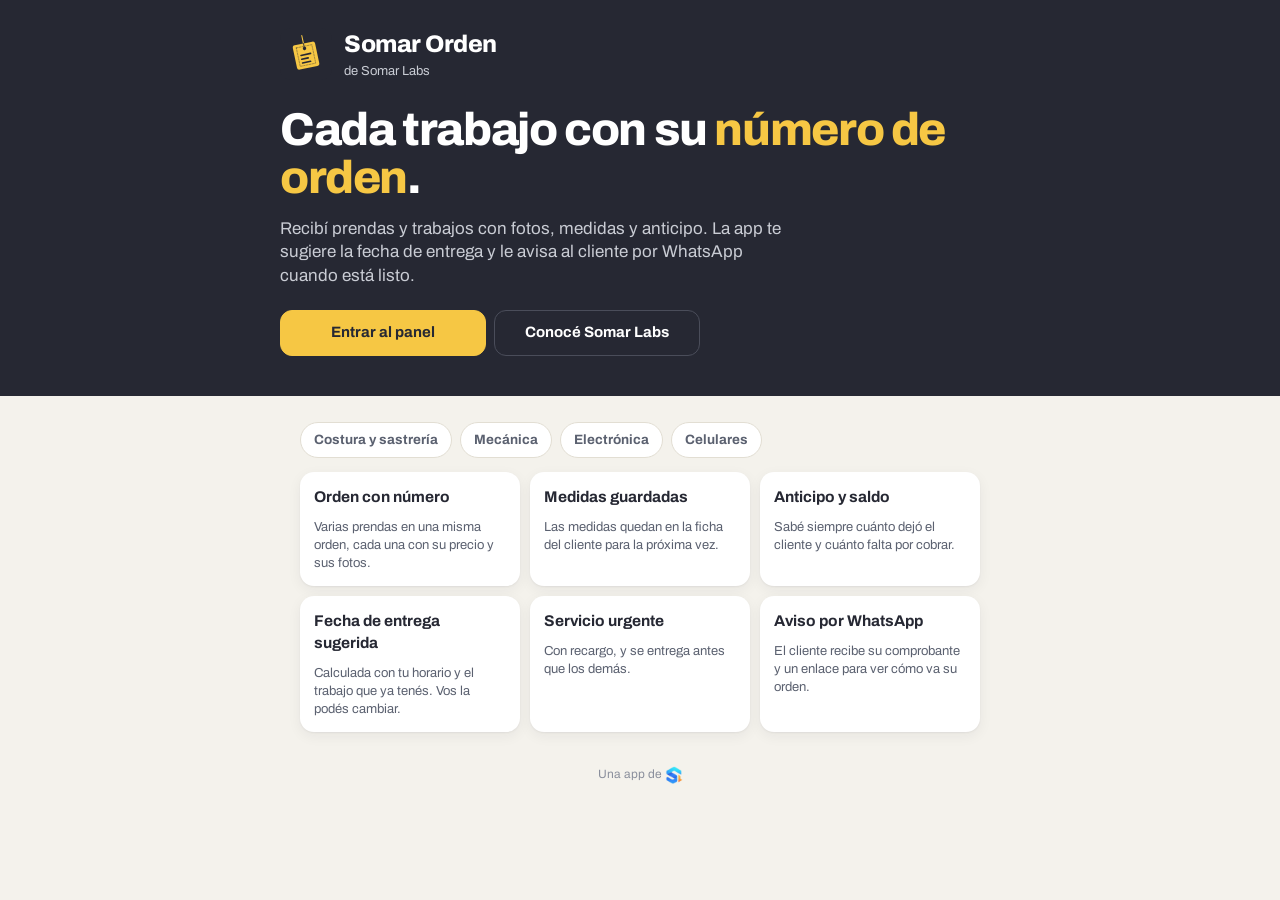
<file: index.html>
<!doctype html>
<html lang="es">
<head>
<meta charset="utf-8">
<meta name="viewport" content="width=device-width, initial-scale=1, viewport-fit=cover">
<meta name="theme-color" content="#262833">
<title>Somar Orden · Órdenes de trabajo para tu taller</title>
<meta name="description" content="Recibí prendas y trabajos con número de orden, fotos, medidas y anticipo. Fecha de entrega sugerida y aviso al cliente por WhatsApp.">
<meta property="og:title" content="Somar Orden">
<meta property="og:description" content="Órdenes de trabajo para talleres de costura, mecánica, electrónica y celulares.">
<meta property="og:image" content="https://orden.somarlabs.online/assets/img/icon-512.png">
<link rel="icon" href="/favicon.ico" sizes="32x32">
<link rel="icon" href="/assets/img/icon.svg" type="image/svg+xml">
<link rel="apple-touch-icon" href="/assets/img/apple-touch-icon.png">
<link rel="manifest" href="/manifest.webmanifest">
<link rel="preconnect" href="https://fonts.googleapis.com"><link rel="preconnect" href="https://fonts.gstatic.com" crossorigin>
<link href="https://fonts.googleapis.com/css2?family=Archivo:wght@400;500;600;700;800&display=swap" rel="stylesheet">
<link rel="stylesheet" href="/assets/css/app.css?v=2">
<style>
  .hero { background: var(--tinta); color: #fff; padding: calc(28px + env(safe-area-inset-top)) 20px 40px; }
  .hero .in, .cont { max-width: 720px; margin: 0 auto; }
  .hero h1 { font-size: clamp(30px, 7vw, 46px); line-height: 1.05; font-weight: 800; letter-spacing: -.03em; margin: 26px 0 14px; }
  .hero h1 em { font-style: normal; color: var(--amarillo); }
  .hero p { color: #C9CCD4; font-size: 17px; max-width: 520px; }
  .cont { padding: 26px 20px 50px; display: flex; flex-direction: column; gap: 14px; }
  .feat { display: grid; grid-template-columns: repeat(auto-fill, minmax(210px, 1fr)); gap: 10px; }
  .feat .card b { font-size: 15.5px; }
  .giros { display: flex; flex-wrap: wrap; gap: 8px; }
</style>
</head>
<body>
<header class="hero"><div class="in">
  <div class="marca"><img src="/assets/img/icon.svg" alt="" width="48" height="48"><div><div class="t" style="color:#fff">Somar Orden</div><div class="s" style="color:#C9CCD4">de Somar Labs</div></div></div>
  <h1>Cada trabajo con su <em>número de orden</em>.</h1>
  <p>Recibí prendas y trabajos con fotos, medidas y anticipo. La app te sugiere la fecha de entrega y le avisa al cliente por WhatsApp cuando está listo.</p>
  <div class="btns" style="margin-top:22px;max-width:420px"><a class="btn ama" href="/panel">Entrar al panel</a><a class="btn" href="https://somarlabs.online" style="background:transparent;color:#fff;border-color:#4A4D5A">Conocé Somar Labs</a></div>
</div></header>
<main class="cont">
  <div class="giros"><span class="chip">Costura y sastrería</span><span class="chip">Mecánica</span><span class="chip">Electrónica</span><span class="chip">Celulares</span></div>
  <div class="feat">
    <div class="card"><b>Orden con número</b><span class="muted sm">Varias prendas en una misma orden, cada una con su precio y sus fotos.</span></div>
    <div class="card"><b>Medidas guardadas</b><span class="muted sm">Las medidas quedan en la ficha del cliente para la próxima vez.</span></div>
    <div class="card"><b>Anticipo y saldo</b><span class="muted sm">Sabé siempre cuánto dejó el cliente y cuánto falta por cobrar.</span></div>
    <div class="card"><b>Fecha de entrega sugerida</b><span class="muted sm">Calculada con tu horario y el trabajo que ya tenés. Vos la podés cambiar.</span></div>
    <div class="card"><b>Servicio urgente</b><span class="muted sm">Con recargo, y se entrega antes que los demás.</span></div>
    <div class="card"><b>Aviso por WhatsApp</b><span class="muted sm">El cliente recibe su comprobante y un enlace para ver cómo va su orden.</span></div>
  </div>
  <div class="pie" style="margin-top:20px">Una app de <img src="/assets/img/somar-labs.png" alt="Somar Labs"></div>
</main>
</body>
</html>
</file>
<file: assets/css/app.css>
/* Somar Orden · estilos compartidos */
:root {
  --tinta: #262833;
  --grafito: #5B6170;
  --amarillo: #F6C744;
  --amarillo-2: #FBE7A6;
  --fondo: #F4F2EC;
  --sup: #FFFFFF;
  --linea: #E2DED3;
  --suave: #8A8F9C;
  --ok: #1E8E5A;
  --ok-2: #DDF2E6;
  --mal: #C8384F;
  --mal-2: #F9E1E5;
  --aviso: #B7791F;
  --aviso-2: #FBF0D9;
  --azul: #2F5DC9;
  --azul-2: #E3EAFA;
  --r: 14px;
  --sombra: 0 1px 2px rgba(38,40,51,.06), 0 4px 14px rgba(38,40,51,.06);
  --font: "Archivo", system-ui, -apple-system, "Segoe UI", Roboto, sans-serif;
}
* { box-sizing: border-box; margin: 0; padding: 0; }
html { -webkit-text-size-adjust: 100%; }
body { font-family: var(--font); background: var(--fondo); color: var(--tinta); font-size: 15px; line-height: 1.4; min-height: 100dvh; -webkit-font-smoothing: antialiased; }
button, input, select, textarea { font: inherit; color: inherit; }
button { cursor: pointer; border: 0; background: none; }
a { color: inherit; }
img { max-width: 100%; display: block; }
.num { font-variant-numeric: tabular-nums; }
.hidden { display: none !important; }
.sm { font-size: 13px; }
.xs { font-size: 12px; }
.muted { color: var(--grafito); }
.faint { color: var(--suave); }
.b { font-weight: 700; }
.row { display: flex; align-items: center; gap: 10px; }
.col { display: flex; flex-direction: column; gap: 10px; }
.grow { flex: 1; min-width: 0; }
.wrap { flex-wrap: wrap; }
.between { justify-content: space-between; }
.right { text-align: right; }
.ell { white-space: nowrap; overflow: hidden; text-overflow: ellipsis; }

/* Estructura */
.app { max-width: 640px; margin: 0 auto; min-height: 100dvh; display: flex; flex-direction: column; }
.top { position: sticky; top: 0; z-index: 20; background: var(--tinta); color: #fff; padding: calc(10px + env(safe-area-inset-top)) 16px 10px; display: flex; align-items: center; gap: 10px; }
.top h1 { font-size: 17px; font-weight: 700; letter-spacing: -.01em; }
.top .sub { font-size: 12px; color: #C9CCD4; }
.top .btn-ic { color: #fff; }
.main { flex: 1; padding: 14px 14px 110px; display: flex; flex-direction: column; gap: 12px; }
.tabs { position: fixed; bottom: 0; left: 0; right: 0; z-index: 30; background: var(--sup); border-top: 1px solid var(--linea); display: flex; justify-content: center; padding-bottom: env(safe-area-inset-bottom); }
.tabs .in { display: flex; width: 100%; max-width: 640px; }
.tab { flex: 1; display: flex; flex-direction: column; align-items: center; gap: 2px; padding: 8px 4px 9px; font-size: 11.5px; color: var(--grafito); font-weight: 600; }
.tab svg { width: 22px; height: 22px; }
.tab.on { color: var(--tinta); }
.tab.on svg { color: var(--tinta); }
.tab.nueva .bola { width: 46px; height: 46px; border-radius: 50%; background: var(--amarillo); color: var(--tinta); display: grid; place-items: center; margin-top: -20px; box-shadow: 0 4px 12px rgba(246,199,68,.55); border: 3px solid var(--sup); }
.tab.nueva .bola svg { width: 24px; height: 24px; }

/* Tarjetas y paneles */
.card { background: var(--sup); border-radius: var(--r); box-shadow: var(--sombra); padding: 14px; display: flex; flex-direction: column; gap: 10px; }
.card.tap { cursor: pointer; transition: transform .08s; }
.card.tap:active { transform: scale(.99); }
.card h2, .h2 { font-size: 15px; font-weight: 700; }
.h1 { font-size: 22px; font-weight: 800; letter-spacing: -.02em; }
.sect { font-size: 12px; font-weight: 700; text-transform: uppercase; letter-spacing: .06em; color: var(--grafito); margin: 6px 2px -2px; }
.panel { border-radius: 12px; padding: 12px; display: flex; flex-direction: column; gap: 4px; }
.panel.warn { background: var(--aviso-2); color: #6B4A12; }
.panel.info { background: var(--azul-2); color: #1D3A80; }
.panel.ok { background: var(--ok-2); color: #155C3B; }
.panel.bad { background: var(--mal-2); color: #8A2335; }
.hr { height: 1px; background: var(--linea); margin: 2px 0; }
.empty { text-align: center; color: var(--grafito); padding: 28px 12px; font-size: 14px; }
.list { display: flex; flex-direction: column; }
.li { display: flex; align-items: center; gap: 10px; padding: 11px 0; border-bottom: 1px solid var(--linea); }
.li:last-child { border-bottom: 0; }
.kv { display: flex; justify-content: space-between; gap: 10px; font-size: 14px; }
.kv .k { color: var(--grafito); }
.kv.tot { font-size: 17px; font-weight: 800; }

/* Botones */
.btn { display: inline-flex; align-items: center; justify-content: center; gap: 8px; min-height: 46px; padding: 0 16px; border-radius: 12px; font-weight: 700; font-size: 15px; background: var(--fondo); color: var(--tinta); border: 1px solid var(--linea); transition: filter .1s, transform .08s; text-decoration: none; white-space: nowrap; }
.btn:active { transform: scale(.98); }
.btn:disabled { opacity: .5; pointer-events: none; }
.btn.pri { background: var(--tinta); color: #fff; border-color: var(--tinta); }
.btn.ama { background: var(--amarillo); border-color: var(--amarillo); color: var(--tinta); }
.btn.ok { background: var(--ok); border-color: var(--ok); color: #fff; }
.btn.wa { background: #1FA855; border-color: #1FA855; color: #fff; }
.btn.mal { background: var(--sup); border-color: var(--mal-2); color: var(--mal); }
.btn.quiet { background: transparent; border-color: transparent; }
.btn.s { min-height: 36px; padding: 0 12px; font-size: 13.5px; border-radius: 10px; }
.btn.full { width: 100%; }
.btn svg { width: 18px; height: 18px; flex: none; }
.btn-ic { width: 40px; height: 40px; border-radius: 10px; display: grid; place-items: center; flex: none; }
.btn-ic svg { width: 22px; height: 22px; }
.btns { display: flex; gap: 8px; flex-wrap: wrap; }
.btns > .btn { flex: 1; }

/* Formularios */
.f { display: flex; flex-direction: column; gap: 5px; font-size: 13px; font-weight: 600; color: var(--grafito); }
.inp { width: 100%; min-height: 46px; padding: 10px 12px; border-radius: 11px; border: 1px solid var(--linea); background: var(--sup); color: var(--tinta); font-size: 16px; font-weight: 500; outline: none; }
.inp:focus { border-color: var(--tinta); box-shadow: 0 0 0 3px rgba(38,40,51,.08); }
textarea.inp { min-height: 76px; resize: vertical; }
.inp.big { font-size: 22px; font-weight: 700; text-align: center; letter-spacing: .04em; }
.pre { position: relative; }
.pre > span { position: absolute; left: 12px; top: 50%; transform: translateY(-50%); color: var(--grafito); font-weight: 600; pointer-events: none; }
.pre > .inp { padding-left: 34px; }
.grid2 { display: grid; grid-template-columns: 1fr 1fr; gap: 10px; }
.grid3 { display: grid; grid-template-columns: 1fr 1fr 1fr; gap: 8px; }
.err { color: var(--mal); font-size: 13.5px; font-weight: 600; }
.chk { display: flex; align-items: center; gap: 10px; font-size: 15px; font-weight: 600; color: var(--tinta); padding: 6px 0; }
.chk input { width: 22px; height: 22px; accent-color: var(--tinta); }
.seg { display: flex; background: var(--fondo); border-radius: 11px; padding: 3px; gap: 3px; border: 1px solid var(--linea); }
.seg button { flex: 1; min-height: 38px; border-radius: 8px; font-weight: 700; font-size: 13.5px; color: var(--grafito); }
.seg button.on { background: var(--sup); color: var(--tinta); box-shadow: 0 1px 3px rgba(0,0,0,.12); }

/* Chips de filtro */
.chips { display: flex; gap: 8px; overflow-x: auto; padding: 2px 2px 4px; scrollbar-width: none; }
.chips::-webkit-scrollbar { display: none; }
.chip { flex: none; display: inline-flex; align-items: center; gap: 6px; min-height: 36px; padding: 0 13px; border-radius: 999px; background: var(--sup); border: 1px solid var(--linea); font-weight: 700; font-size: 13.5px; color: var(--grafito); }
.chip.on { background: var(--tinta); color: #fff; border-color: var(--tinta); }
.chip .n { background: var(--fondo); color: var(--tinta); border-radius: 999px; padding: 0 7px; font-size: 12px; line-height: 20px; }
.chip.on .n { background: var(--amarillo); }

/* Etiquetas de estado */
.tag { display: inline-flex; align-items: center; gap: 5px; padding: 3px 9px; border-radius: 999px; font-size: 12px; font-weight: 700; white-space: nowrap; }
.tag::before { content: ""; width: 7px; height: 7px; border-radius: 50%; background: currentColor; }
.tag.recibida { background: #ECEDF0; color: var(--grafito); }
.tag.en_proceso { background: var(--azul-2); color: var(--azul); }
.tag.lista { background: var(--ok-2); color: var(--ok); }
.tag.entregada { background: #EFEAE0; color: #7A6A4F; }
.tag.cancelada { background: var(--mal-2); color: var(--mal); }
.tag.urg { background: var(--amarillo); color: var(--tinta); }
.tag.urg::before { display: none; }
.tag.plain::before { display: none; }

/* Tarjeta de orden */
.ord { display: grid; grid-template-columns: 54px 1fr auto; gap: 12px; align-items: start; }
.ord .numero { width: 54px; height: 54px; border-radius: 12px; background: var(--tinta); color: var(--amarillo); display: grid; place-items: center; font-weight: 800; font-size: 17px; position: relative; }
.ord .numero::after { content: ""; position: absolute; top: 6px; left: 50%; width: 7px; height: 7px; margin-left: -3.5px; border-radius: 50%; background: var(--fondo); }
.ord .numero span { margin-top: 8px; }
.ord .nom { font-weight: 700; font-size: 15.5px; }
.ord .det { font-size: 13px; color: var(--grafito); }
.ord .cuando { font-size: 12.5px; font-weight: 700; text-align: right; }
.cuando.vencida { color: var(--mal); }
.cuando.hoy { color: var(--aviso); }

/* Línea de estados */
.pasos { display: grid; grid-template-columns: repeat(4, 1fr); gap: 6px; }
.paso { display: flex; flex-direction: column; align-items: center; gap: 6px; font-size: 11.5px; font-weight: 700; color: var(--suave); text-align: center; }
.paso .bar { height: 6px; width: 100%; border-radius: 99px; background: var(--linea); }
.paso.on { color: var(--tinta); }
.paso.on .bar { background: var(--tinta); }
.paso.ahora .bar { background: var(--amarillo); }

/* Servicios en cuadrícula */
.servs { display: grid; grid-template-columns: repeat(auto-fill, minmax(140px, 1fr)); gap: 8px; }
.serv { text-align: left; background: var(--sup); border: 1px solid var(--linea); border-radius: 12px; padding: 11px; display: flex; flex-direction: column; gap: 3px; min-height: 72px; }
.serv:active { background: var(--amarillo-2); }
.serv .n { font-weight: 700; font-size: 14px; line-height: 1.2; }
.serv .p { font-size: 13px; color: var(--grafito); }

/* Prenda en la orden */
.prenda { border: 1px solid var(--linea); border-radius: 12px; padding: 12px; display: flex; flex-direction: column; gap: 10px; background: var(--sup); }
.fotos { display: flex; gap: 8px; flex-wrap: wrap; }
.foto { width: 72px; height: 72px; border-radius: 10px; overflow: hidden; background: var(--fondo); position: relative; border: 1px solid var(--linea); }
.foto img { width: 100%; height: 100%; object-fit: cover; }
.foto .x { position: absolute; top: 3px; right: 3px; width: 22px; height: 22px; border-radius: 50%; background: rgba(0,0,0,.6); color: #fff; font-size: 14px; display: grid; place-items: center; }
.foto.add { display: grid; place-items: center; color: var(--grafito); border-style: dashed; cursor: pointer; }
.foto.add svg { width: 26px; height: 26px; }

/* Medidas */
.medidas { display: grid; grid-template-columns: repeat(auto-fill, minmax(96px, 1fr)); gap: 6px; }
.medida { background: var(--fondo); border-radius: 9px; padding: 7px 9px; }
.medida .k { font-size: 11.5px; color: var(--grafito); font-weight: 600; }
.medida .v { font-size: 15px; font-weight: 800; }

/* Hoja inferior */
.velo { position: fixed; inset: 0; background: rgba(20,22,28,.45); z-index: 60; display: flex; align-items: flex-end; justify-content: center; animation: fade .15s; }
.hoja { background: var(--fondo); width: 100%; max-width: 640px; max-height: 92dvh; border-radius: 20px 20px 0 0; display: flex; flex-direction: column; animation: sube .2s ease-out; }
.hoja .cab { display: flex; align-items: center; gap: 10px; padding: 14px 14px 10px; border-bottom: 1px solid var(--linea); }
.hoja .cab h3 { font-size: 17px; font-weight: 800; flex: 1; }
.hoja .cuerpo { overflow-y: auto; padding: 14px 14px calc(18px + env(safe-area-inset-bottom)); display: flex; flex-direction: column; gap: 12px; }
@keyframes fade { from { opacity: 0 } }
@keyframes sube { from { transform: translateY(40px); opacity: .6 } }

/* Aviso flotante */
.toast { position: fixed; left: 50%; bottom: calc(86px + env(safe-area-inset-bottom)); transform: translateX(-50%); background: var(--tinta); color: #fff; padding: 11px 16px; border-radius: 12px; font-weight: 600; font-size: 14px; z-index: 90; box-shadow: 0 6px 20px rgba(0,0,0,.25); max-width: calc(100% - 28px); animation: fade .2s; }
.toast.mal { background: var(--mal); }

/* Entrada */
.entrada { min-height: 100dvh; display: flex; flex-direction: column; justify-content: center; padding: 24px 18px; max-width: 420px; margin: 0 auto; gap: 18px; }
.marca { display: flex; align-items: center; gap: 12px; }
.marca img { width: 52px; height: 52px; }
.marca .t { font-size: 24px; font-weight: 800; letter-spacing: -.02em; }
.marca .s { font-size: 13px; color: var(--grafito); }
.pie { text-align: center; font-size: 12px; color: var(--suave); }
.pie img { height: 18px; display: inline-block; vertical-align: middle; opacity: .8; }

/* Resumen numérico */
.stats { display: grid; grid-template-columns: repeat(3, 1fr); gap: 8px; }
.stat { background: var(--sup); border-radius: 12px; padding: 10px 12px; box-shadow: var(--sombra); }
.stat .k { font-size: 12px; color: var(--grafito); font-weight: 600; }
.stat .v { font-size: 20px; font-weight: 800; }
.stat.alerta .v { color: var(--mal); }

.spin { width: 28px; height: 28px; border: 3px solid var(--linea); border-top-color: var(--tinta); border-radius: 50%; animation: gira .7s linear infinite; margin: 40px auto; }
@keyframes gira { to { transform: rotate(360deg); } }

@media (min-width: 700px) {
  .main { padding-top: 20px; }
}
@media print {
  .top, .tabs, .no-print { display: none !important; }
  body { background: #fff; }
}
</file>
